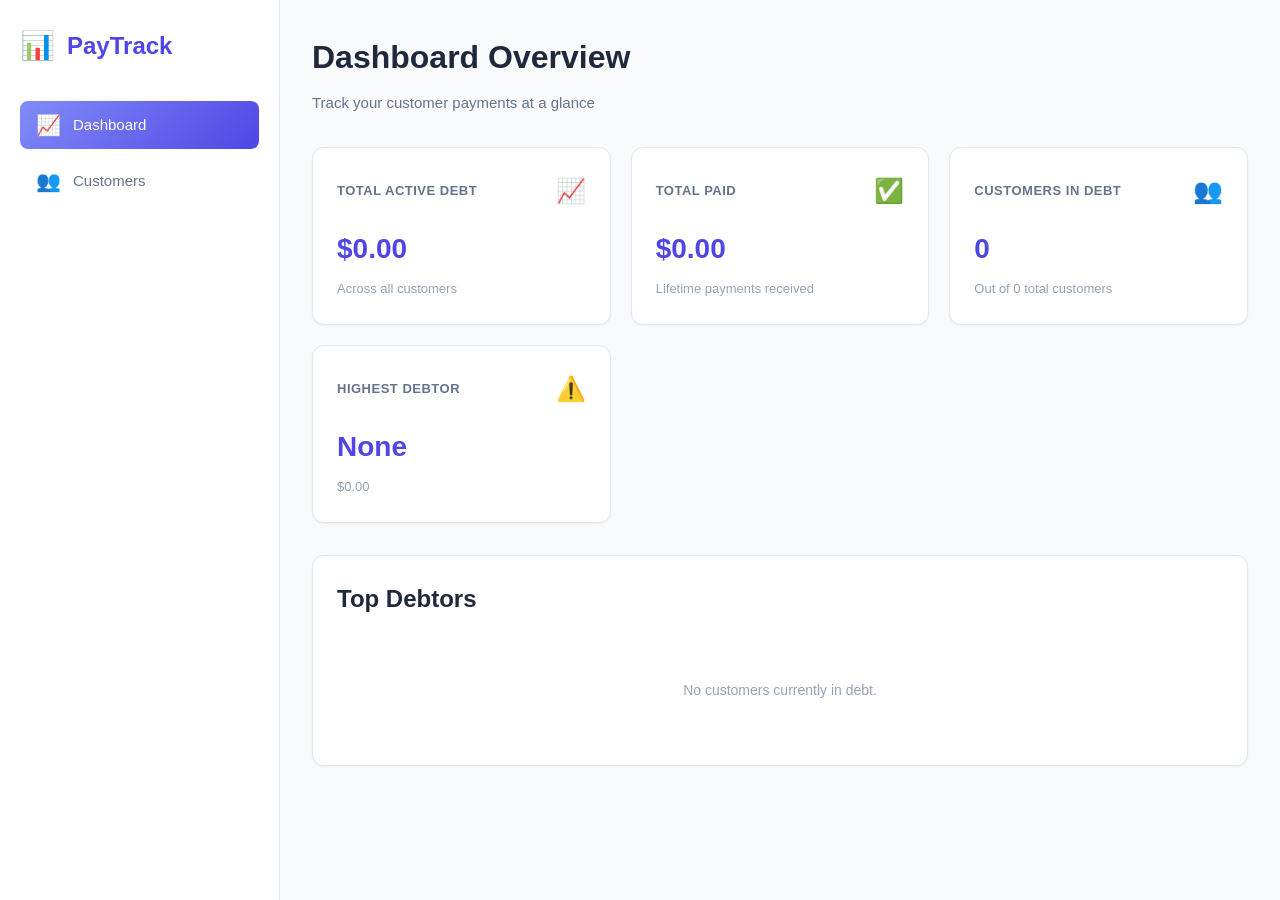
<file: index.html>
<!DOCTYPE html>
<html lang="en">
<head>
    <meta charset="UTF-8">
    <meta name="viewport" content="width=device-width, initial-scale=1.0">
    <title>PayTrack - Customer Payment Manager</title>
    <link rel="stylesheet" href="styles.css">
</head>
<body>
    <div id="app">
        <!-- Sidebar -->
        <aside class="sidebar">
            <div class="logo">
                <div class="logo-icon">📊</div>
                <span>PayTrack</span>
            </div>
            <nav class="nav-menu">
                <button class="nav-item active" onclick="showDashboard()">
                    <span class="icon">📈</span>
                    <span>Dashboard</span>
                </button>
                <button class="nav-item" onclick="showCustomers()">
                    <span class="icon">👥</span>
                    <span>Customers</span>
                </button>
            </nav>
        </aside>

        <!-- Main Content -->
        <main class="main-content">
            <!-- Dashboard View -->
            <section id="dashboard" class="view active">
                <div class="header">
                    <h1>Dashboard Overview</h1>
                    <p>Track your customer payments at a glance</p>
                </div>

                <div class="metrics-grid">
                    <div class="metric-card">
                        <div class="metric-header">
                            <span class="metric-label">Total Active Debt</span>
                            <span class="metric-icon">📈</span>
                        </div>
                        <div class="metric-value" id="totalDebt">$0.00</div>
                        <p class="metric-desc">Across all customers</p>
                    </div>

                    <div class="metric-card">
                        <div class="metric-header">
                            <span class="metric-label">Total Paid</span>
                            <span class="metric-icon">✅</span>
                        </div>
                        <div class="metric-value" id="totalPaid">$0.00</div>
                        <p class="metric-desc">Lifetime payments received</p>
                    </div>

                    <div class="metric-card">
                        <div class="metric-header">
                            <span class="metric-label">Customers in Debt</span>
                            <span class="metric-icon">👥</span>
                        </div>
                        <div class="metric-value" id="customersInDebt">0</div>
                        <p class="metric-desc" id="totalCustomersText">Out of 0 total customers</p>
                    </div>

                    <div class="metric-card">
                        <div class="metric-header">
                            <span class="metric-label">Highest Debtor</span>
                            <span class="metric-icon">⚠️</span>
                        </div>
                        <div class="metric-value" id="highestDebtor">None</div>
                        <p class="metric-desc" id="highestDebtAmount">$0.00</p>
                    </div>
                </div>

                <div class="dashboard-section">
                    <h2>Top Debtors</h2>
                    <div id="topDebtorsContainer" class="debtors-list">
                        <p class="empty-state">No customers currently in debt.</p>
                    </div>
                </div>
            </section>

            <!-- Customers View -->
            <section id="customers" class="view">
                <div class="header">
                    <div class="header-top">
                        <div>
                            <h1>Customers</h1>
                            <p>Manage all your customers and their payments</p>
                        </div>
                        <button class="btn-primary" onclick="showAddCustomerModal()">+ Add Customer</button>
                    </div>
                </div>

                <!-- Search Bar -->
                <div class="search-container">
                    <input 
                        type="text" 
                        id="searchInput" 
                        class="search-input" 
                        placeholder="Search customers by name..."
                        onkeyup="filterCustomers()"
                    >
                    <span class="search-icon">🔍</span>
                </div>

                <!-- Customers Table -->
                <div class="table-container">
                    <table class="customers-table">
                        <thead>
                            <tr>
                                <th>Name</th>
                                <th>Balance</th>
                                <th>Actions</th>
                            </tr>
                        </thead>
                        <tbody id="customersTableBody">
                            <tr class="empty-row">
                                <td colspan="3" class="empty-message">No customers yet. Add one to get started!</td>
                            </tr>
                        </tbody>
                    </table>
                </div>
            </section>

            <!-- Customer Details View -->
            <section id="customerDetail" class="view">
                <div class="detail-header">
                    <button class="btn-back" onclick="showCustomers()">← Back to Customers</button>
                    <h1 id="detailCustomerName">Customer Details</h1>
                </div>

                <div class="detail-container">
                    <div class="detail-card">
                        <h2>Balance</h2>
                        <div class="balance-info">
                            <div class="balance-info-item">
                                <span class="balance-info-label">Remaining Debt</span>
                                <span class="balance-info-amount" id="detailRemainingAmount">$0.00</span>
                            </div>
                        </div>
                    </div>

                    <div class="action-cards">
                        <div class="action-card add-payment">
                            <h3>Add Amount</h3>
                            <p>Increase customer balance</p>
                            <input 
                                type="number" 
                                id="addPaymentAmount" 
                                placeholder="Enter amount" 
                                class="input-field"
                                min="0"
                                step="0.01"
                            >
                            <button class="btn-action" onclick="addPayment()">➕ Add Payment</button>
                        </div>

                        <div class="action-card subtract-payment">
                            <h3>Subtract Amount</h3>
                            <p>Reduce customer balance</p>
                            <input 
                                type="number" 
                                id="subtractPaymentAmount" 
                                placeholder="Enter amount" 
                                class="input-field"
                                min="0"
                                step="0.01"
                            >
                            <button class="btn-action" onclick="subtractPayment()">➖ Subtract</button>
                        </div>
                    </div>

                    <div class="delete-section">
                        <button class="btn-danger" onclick="deleteCurrentCustomer()">🗑️ Delete Customer</button>
                    </div>
                </div>
            </section>
        </main>
    </div>

    <!-- Add Customer Modal -->
    <div id="addCustomerModal" class="modal">
        <div class="modal-content">
            <div class="modal-header">
                <h2>Add New Customer</h2>
                <button class="modal-close" onclick="closeAddCustomerModal()">×</button>
            </div>
            <form onsubmit="submitAddCustomer(event)">
                <div class="form-group">
                    <label for="customerName">Customer Name</label>
                    <input 
                        type="text" 
                        id="customerName" 
                        required 
                        placeholder="Enter customer name"
                        class="input-field"
                    >
                </div>
                <div class="form-group">
                    <label for="initialAmount">Initial Amount ($)</label>
                    <input 
                        type="number" 
                        id="initialAmount" 
                        required 
                        placeholder="Enter initial amount"
                        class="input-field"
                        min="0"
                        step="0.01"
                    >
                </div>
                <div class="modal-actions">
                    <button type="button" class="btn-secondary" onclick="closeAddCustomerModal()">Cancel</button>
                    <button type="submit" class="btn-primary">Add Customer</button>
                </div>
            </form>
        </div>
    </div>

    <!-- Edit Customer Modal -->
    <div id="editCustomerModal" class="modal">
        <div class="modal-content">
            <div class="modal-header">
                <h2>Edit Customer</h2>
                <button class="modal-close" onclick="closeEditCustomerModal()">×</button>
            </div>
            <form onsubmit="submitEditCustomer(event)">
                <div class="form-group">
                    <label for="editCustomerName">Customer Name</label>
                    <input 
                        type="text" 
                        id="editCustomerName" 
                        required 
                        class="input-field"
                    >
                </div>
                <div class="form-group">
                    <label for="editInitialAmount">Initial Amount ($)</label>
                    <input 
                        type="number" 
                        id="editInitialAmount" 
                        required 
                        class="input-field"
                        min="0"
                        step="0.01"
                    >
                </div>
                <div class="modal-actions">
                    <button type="button" class="btn-secondary" onclick="closeEditCustomerModal()">Cancel</button>
                    <button type="submit" class="btn-primary">Save Changes</button>
                </div>
            </form>
        </div>
    </div>

    <script src="script.js"></script>
</body>
</html>
</file>
<file: styles.css>
* {
    margin: 0;
    padding: 0;
    box-sizing: border-box;
}

:root {
    --primary: #6366f1;
    --primary-light: #818cf8;
    --primary-dark: #4f46e5;
    --secondary: #ec4899;
    --success: #10b981;
    --warning: #f59e0b;
    --danger: #ef4444;
    --bg-light: #f8fafc;
    --bg-white: #ffffff;
    --bg-gray: #f1f5f9;
    --border: #e2e8f0;
    --text-dark: #1e293b;
    --text-gray: #64748b;
    --text-light: #94a3b8;
    --shadow-sm: 0 1px 2px rgba(0, 0, 0, 0.05);
    --shadow-md: 0 4px 6px rgba(0, 0, 0, 0.1);
    --shadow-lg: 0 10px 15px rgba(0, 0, 0, 0.1);
}

body {
    font-family: 'Segoe UI', Tahoma, Geneva, Verdana, sans-serif;
    background: var(--bg-light);
    color: var(--text-dark);
    line-height: 1.6;
}

/* Layout */
#app {
    display: flex;
    height: 100vh;
}

/* Sidebar */
.sidebar {
    width: 280px;
    background: var(--bg-white);
    border-right: 1px solid var(--border);
    padding: 24px 20px;
    display: flex;
    flex-direction: column;
    box-shadow: var(--shadow-sm);
    overflow-y: auto;
}

.logo {
    display: flex;
    align-items: center;
    gap: 12px;
    margin-bottom: 32px;
    font-size: 24px;
    font-weight: 700;
    color: var(--primary-dark);
}

.logo-icon {
    font-size: 28px;
}

.nav-menu {
    display: flex;
    flex-direction: column;
    gap: 8px;
}

.nav-item {
    display: flex;
    align-items: center;
    gap: 12px;
    padding: 12px 16px;
    background: transparent;
    border: none;
    border-radius: 8px;
    cursor: pointer;
    font-size: 15px;
    font-weight: 500;
    color: var(--text-gray);
    transition: all 0.3s ease;
}

.nav-item:hover {
    background: var(--bg-gray);
    color: var(--text-dark);
}

.nav-item.active {
    background: linear-gradient(135deg, var(--primary-light) 0%, var(--primary-dark) 100%);
    color: white;
}

.nav-item .icon {
    font-size: 20px;
}

/* Main Content */
.main-content {
    flex: 1;
    overflow-y: auto;
    padding: 32px;
    background: var(--bg-light);
}

.view {
    display: none;
}

.view.active {
    display: block;
    animation: fadeIn 0.3s ease;
}

@keyframes fadeIn {
    from {
        opacity: 0;
        transform: translateY(10px);
    }
    to {
        opacity: 1;
        transform: translateY(0);
    }
}

/* Header */
.header {
    margin-bottom: 32px;
}

.header h1 {
    font-size: 32px;
    margin-bottom: 8px;
    color: var(--text-dark);
}

.header p {
    color: var(--text-gray);
    font-size: 15px;
}

.header-top {
    display: flex;
    justify-content: space-between;
    align-items: flex-start;
}

/* Metrics Grid */
.metrics-grid {
    display: grid;
    grid-template-columns: repeat(auto-fit, minmax(250px, 1fr));
    gap: 20px;
    margin-bottom: 32px;
}

.metric-card {
    background: var(--bg-white);
    padding: 24px;
    border-radius: 12px;
    border: 1px solid var(--border);
    box-shadow: var(--shadow-sm);
    transition: all 0.3s ease;
}

.metric-card:hover {
    transform: translateY(-4px);
    box-shadow: var(--shadow-md);
}

.metric-header {
    display: flex;
    justify-content: space-between;
    align-items: center;
    margin-bottom: 16px;
}

.metric-label {
    font-size: 13px;
    font-weight: 600;
    color: var(--text-gray);
    text-transform: uppercase;
    letter-spacing: 0.5px;
}

.metric-icon {
    font-size: 24px;
}

.metric-value {
    font-size: 28px;
    font-weight: 700;
    color: var(--primary-dark);
    margin-bottom: 8px;
}

.metric-desc {
    font-size: 13px;
    color: var(--text-light);
}

/* Dashboard Section */
.dashboard-section {
    background: var(--bg-white);
    padding: 24px;
    border-radius: 12px;
    border: 1px solid var(--border);
    box-shadow: var(--shadow-sm);
}

.dashboard-section h2 {
    margin-bottom: 20px;
    color: var(--text-dark);
}

.debtors-list {
    display: flex;
    flex-direction: column;
    gap: 12px;
}

.debtor-item {
    display: flex;
    justify-content: space-between;
    align-items: center;
    padding: 16px;
    background: var(--bg-gray);
    border-radius: 8px;
    border-left: 4px solid var(--danger);
}

.debtor-info {
    flex: 1;
}

.debtor-name {
    font-weight: 600;
    color: var(--text-dark);
    margin-bottom: 4px;
}

.debtor-amount {
    color: var(--text-light);
    font-size: 14px;
}

/* Search Container */
.search-container {
    position: relative;
    margin-bottom: 16px;
}

.search-input {
    width: 100%;
    padding: 12px 16px 12px 40px;
    border: 1px solid var(--border);
    border-radius: 8px;
    font-size: 14px;
    background: var(--bg-white);
    transition: all 0.3s ease;
}

.search-input:focus {
    outline: none;
    border-color: var(--primary);
    box-shadow: 0 0 0 3px rgba(99, 102, 241, 0.1);
}

.search-icon {
    position: absolute;
    left: 14px;
    top: 50%;
    transform: translateY(-50%);
    font-size: 18px;
    color: var(--text-light);
}

/* Balance Display */
.balance-display {
    margin-bottom: 24px;
}

.balance-card {
    background: linear-gradient(135deg, var(--primary-light) 0%, var(--primary-dark) 100%);
    padding: 20px 24px;
    border-radius: 12px;
    color: white;
    display: flex;
    justify-content: space-between;
    align-items: center;
    box-shadow: var(--shadow-md);
}

.balance-label {
    font-size: 14px;
    font-weight: 600;
    opacity: 0.9;
}

.balance-amount {
    font-size: 28px;
    font-weight: 700;
}

/* Table */
.table-container {
    background: var(--bg-white);
    border-radius: 12px;
    border: 1px solid var(--border);
    overflow: hidden;
    box-shadow: var(--shadow-sm);
}

.customers-table {
    width: 100%;
    border-collapse: collapse;
}

.customers-table thead {
    background: var(--bg-gray);
    border-bottom: 2px solid var(--border);
}

.customers-table th {
    padding: 16px;
    text-align: left;
    font-weight: 600;
    color: var(--text-dark);
    font-size: 13px;
    text-transform: uppercase;
    letter-spacing: 0.5px;
}

.customers-table td {
    padding: 16px;
    border-bottom: 1px solid var(--border);
    color: var(--text-dark);
}

.customers-table tbody tr:hover {
    background: var(--bg-gray);
}

.empty-row {
    background: var(--bg-white);
}

.empty-message {
    text-align: center;
    color: var(--text-light);
    font-size: 14px;
    padding: 40px 16px !important;
}

.status-badge {
    display: inline-block;
    padding: 6px 12px;
    border-radius: 20px;
    font-size: 12px;
    font-weight: 600;
}

.status-badge.paid {
    background: rgba(16, 185, 129, 0.1);
    color: var(--success);
}

.status-badge.partial {
    background: rgba(245, 158, 11, 0.1);
    color: var(--warning);
}

.status-badge.pending {
    background: rgba(239, 68, 68, 0.1);
    color: var(--danger);
}

/* Action Buttons in Table */
.action-buttons {
    display: flex;
    gap: 8px;
}

.btn-icon {
    padding: 6px 10px;
    border: none;
    border-radius: 6px;
    cursor: pointer;
    font-size: 14px;
    transition: all 0.3s ease;
    background: transparent;
    border: 1px solid var(--border);
}

.btn-icon:hover {
    background: var(--bg-gray);
    border-color: var(--primary);
}

.btn-icon.edit {
    color: var(--primary);
}

.btn-icon.delete {
    color: var(--danger);
}

/* Buttons */
.btn-primary,
.btn-secondary,
.btn-danger,
.btn-action,
.btn-back {
    padding: 12px 24px;
    border: none;
    border-radius: 8px;
    font-size: 14px;
    font-weight: 600;
    cursor: pointer;
    transition: all 0.3s ease;
}

.btn-primary {
    background: linear-gradient(135deg, var(--primary-light) 0%, var(--primary-dark) 100%);
    color: white;
}

.btn-primary:hover {
    transform: translateY(-2px);
    box-shadow: var(--shadow-md);
}

.btn-secondary {
    background: var(--bg-gray);
    color: var(--text-dark);
    border: 1px solid var(--border);
}

.btn-secondary:hover {
    background: var(--border);
}

.btn-danger {
    background: var(--danger);
    color: white;
    width: 100%;
    margin-top: 24px;
}

.btn-danger:hover {
    background: #dc2626;
    transform: translateY(-2px);
}

.btn-action {
    background: var(--primary);
    color: white;
    width: 100%;
    margin-top: 12px;
}

.btn-action:hover {
    background: var(--primary-dark);
}

.btn-back {
    padding: 8px 16px;
    background: var(--bg-gray);
    color: var(--text-dark);
    border: 1px solid var(--border);
    margin-bottom: 24px;
}

.btn-back:hover {
    background: var(--border);
}

/* Detail Header */
.detail-header {
    margin-bottom: 32px;
}

.detail-header h1 {
    font-size: 32px;
    margin-top: 16px;
    color: var(--text-dark);
}

/* Detail Container */
.detail-container {
    display: grid;
    gap: 24px;
}

.detail-card {
    background: var(--bg-white);
    padding: 24px;
    border-radius: 12px;
    border: 1px solid var(--border);
    box-shadow: var(--shadow-sm);
}

.detail-card h2 {
    margin-bottom: 20px;
    color: var(--text-dark);
}

.balance-info {
    display: flex;
    gap: 20px;
}

.balance-info-item {
    flex: 1;
    padding: 20px;
    background: linear-gradient(135deg, var(--primary-light) 0%, var(--primary-dark) 100%);
    border-radius: 8px;
    color: white;
    text-align: center;
}

.balance-info-label {
    display: block;
    font-size: 14px;
    font-weight: 600;
    opacity: 0.9;
    margin-bottom: 8px;
}

.balance-info-amount {
    display: block;
    font-size: 32px;
    font-weight: 700;
}

/* Action Cards */
.action-cards {
    display: grid;
    grid-template-columns: repeat(auto-fit, minmax(300px, 1fr));
    gap: 20px;
}

.action-card {
    background: var(--bg-white);
    padding: 24px;
    border-radius: 12px;
    border: 1px solid var(--border);
    box-shadow: var(--shadow-sm);
}

.action-card h3 {
    margin-bottom: 8px;
    color: var(--text-dark);
}

.action-card p {
    color: var(--text-light);
    font-size: 14px;
    margin-bottom: 16px;
}

.action-card.add-payment {
    border-left: 4px solid var(--success);
}

.action-card.subtract-payment {
    border-left: 4px solid var(--warning);
}

/* Delete Section */
.delete-section {
    background: var(--bg-white);
    padding: 24px;
    border-radius: 12px;
    border: 1px solid var(--danger);
    text-align: center;
}

/* Forms */
.form-group {
    margin-bottom: 20px;
}

.form-group label {
    display: block;
    margin-bottom: 8px;
    font-weight: 600;
    color: var(--text-dark);
}

.input-field {
    width: 100%;
    padding: 12px;
    border: 1px solid var(--border);
    border-radius: 8px;
    font-size: 14px;
    transition: all 0.3s ease;
}

.input-field:focus {
    outline: none;
    border-color: var(--primary);
    box-shadow: 0 0 0 3px rgba(99, 102, 241, 0.1);
}

/* Modal */
.modal {
    display: none;
    position: fixed;
    top: 0;
    left: 0;
    width: 100%;
    height: 100%;
    background: rgba(0, 0, 0, 0.5);
    z-index: 1000;
    justify-content: center;
    align-items: center;
}

.modal.active {
    display: flex;
}

.modal-content {
    background: var(--bg-white);
    padding: 32px;
    border-radius: 12px;
    max-width: 500px;
    width: 90%;
    box-shadow: var(--shadow-lg);
    animation: slideIn 0.3s ease;
}

@keyframes slideIn {
    from {
        transform: translateY(-50px);
        opacity: 0;
    }
    to {
        transform: translateY(0);
        opacity: 1;
    }
}

.modal-header {
    display: flex;
    justify-content: space-between;
    align-items: center;
    margin-bottom: 24px;
}

.modal-header h2 {
    color: var(--text-dark);
}

.modal-close {
    background: none;
    border: none;
    font-size: 28px;
    cursor: pointer;
    color: var(--text-light);
    transition: color 0.3s ease;
}

.modal-close:hover {
    color: var(--text-dark);
}

.modal-actions {
    display: flex;
    gap: 12px;
    justify-content: flex-end;
    margin-top: 24px;
}

/* Empty State */
.empty-state {
    text-align: center;
    padding: 40px;
    color: var(--text-light);
    font-size: 14px;
}

/* Responsive */
@media (max-width: 1024px) {
    .metrics-grid {
        grid-template-columns: repeat(2, 1fr);
    }
    
    .action-cards {
        grid-template-columns: 1fr;
    }
}

@media (max-width: 768px) {
    #app {
        flex-direction: column;
    }
    
    .sidebar {
        width: 100%;
        border-right: none;
        border-bottom: 1px solid var(--border);
        padding: 16px;
    }
    
    .nav-menu {
        flex-direction: row;
    }
    
    .main-content {
        padding: 16px;
    }
    
    .metrics-grid {
        grid-template-columns: 1fr;
    }
    
    .header-top {
        flex-direction: column;
        gap: 16px;
    }
    
    .header h1 {
        font-size: 24px;
    }
    
    .customers-table {
        font-size: 13px;
    }
    
    .customers-table th,
    .customers-table td {
        padding: 12px;
    }
}
</file>
